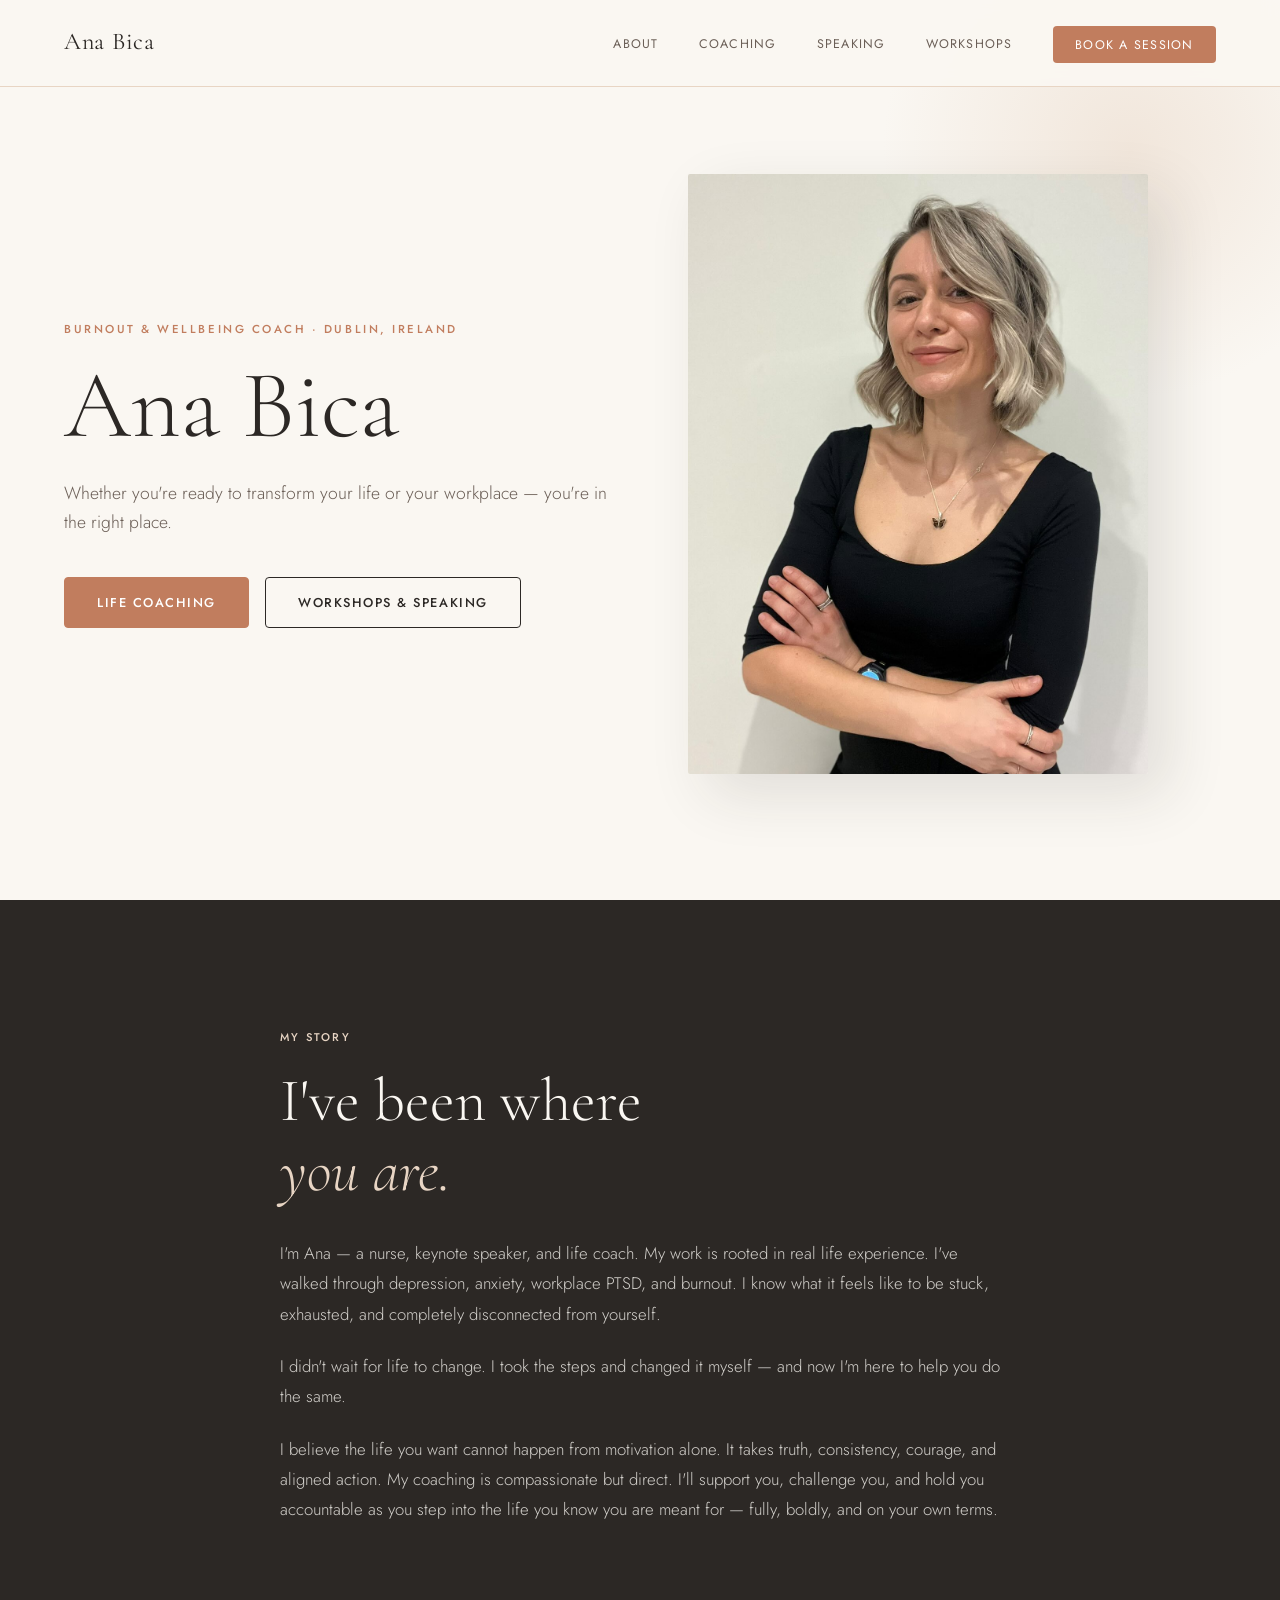
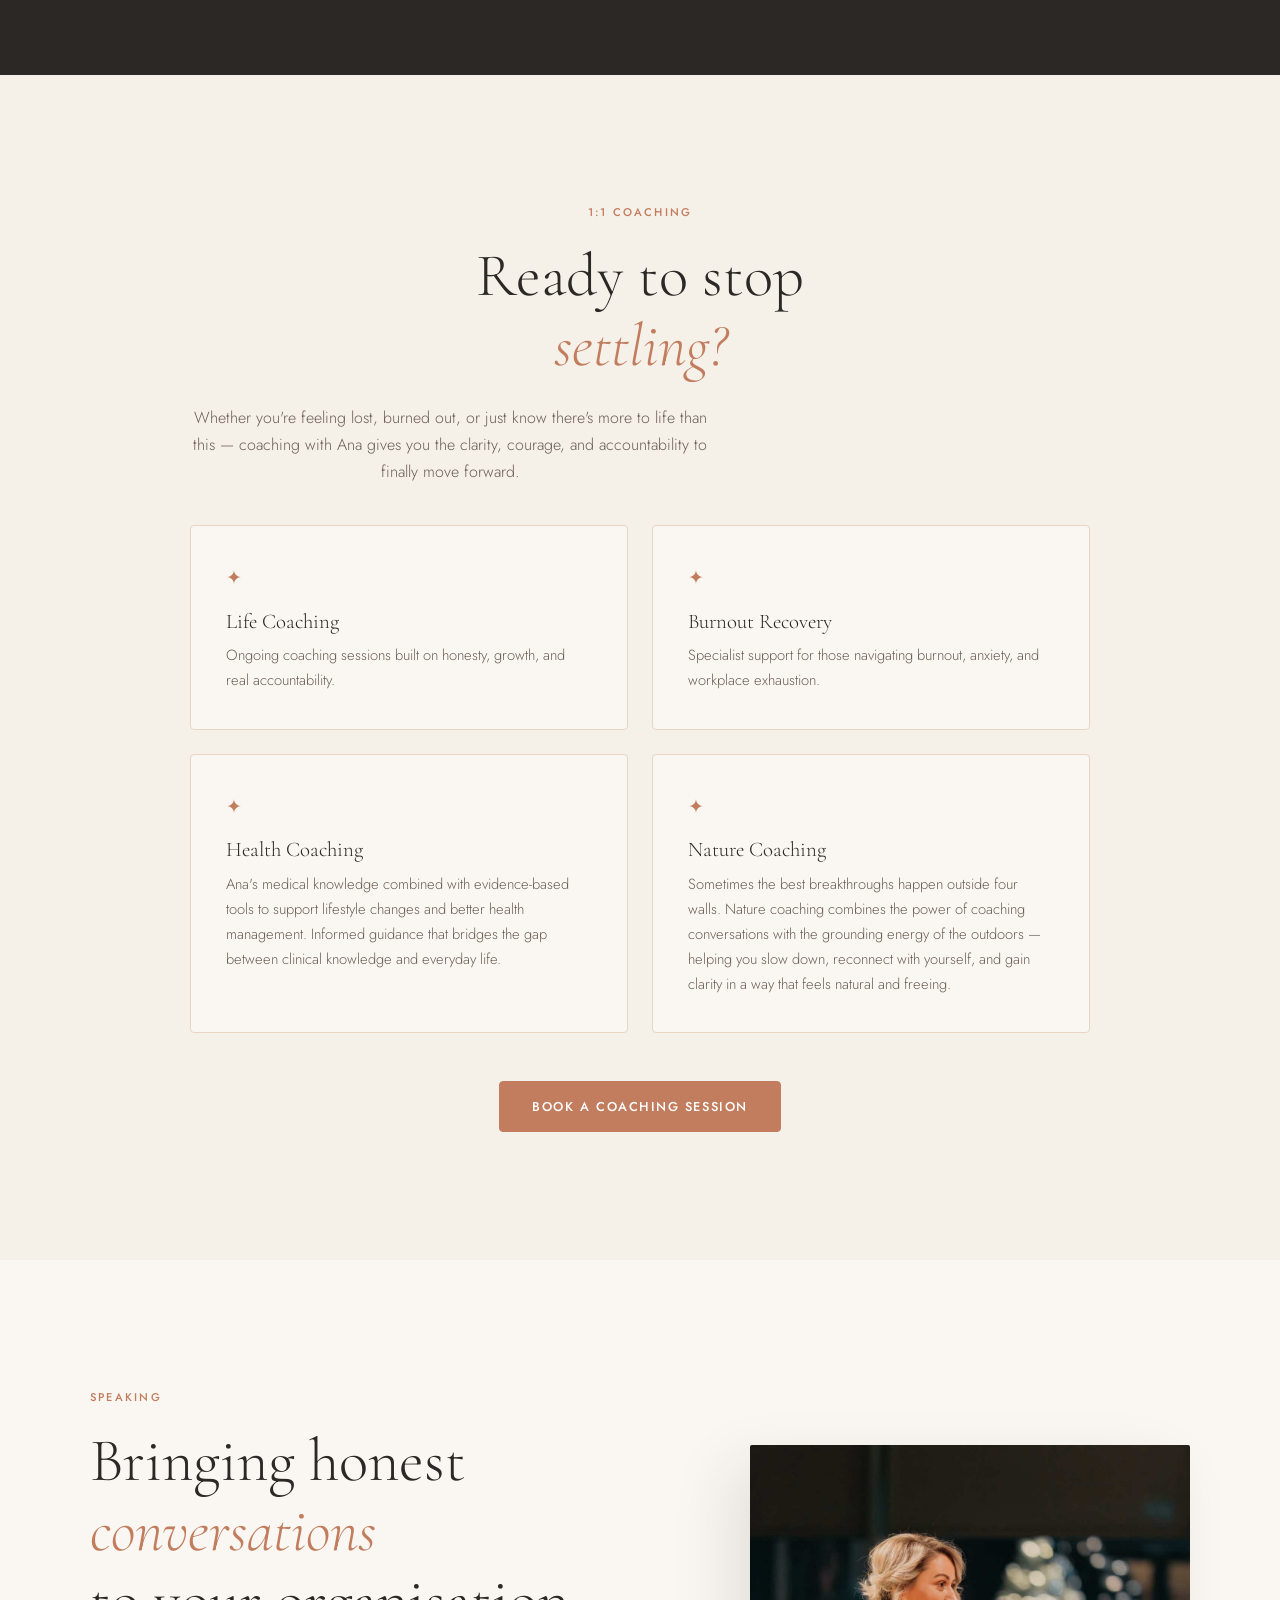
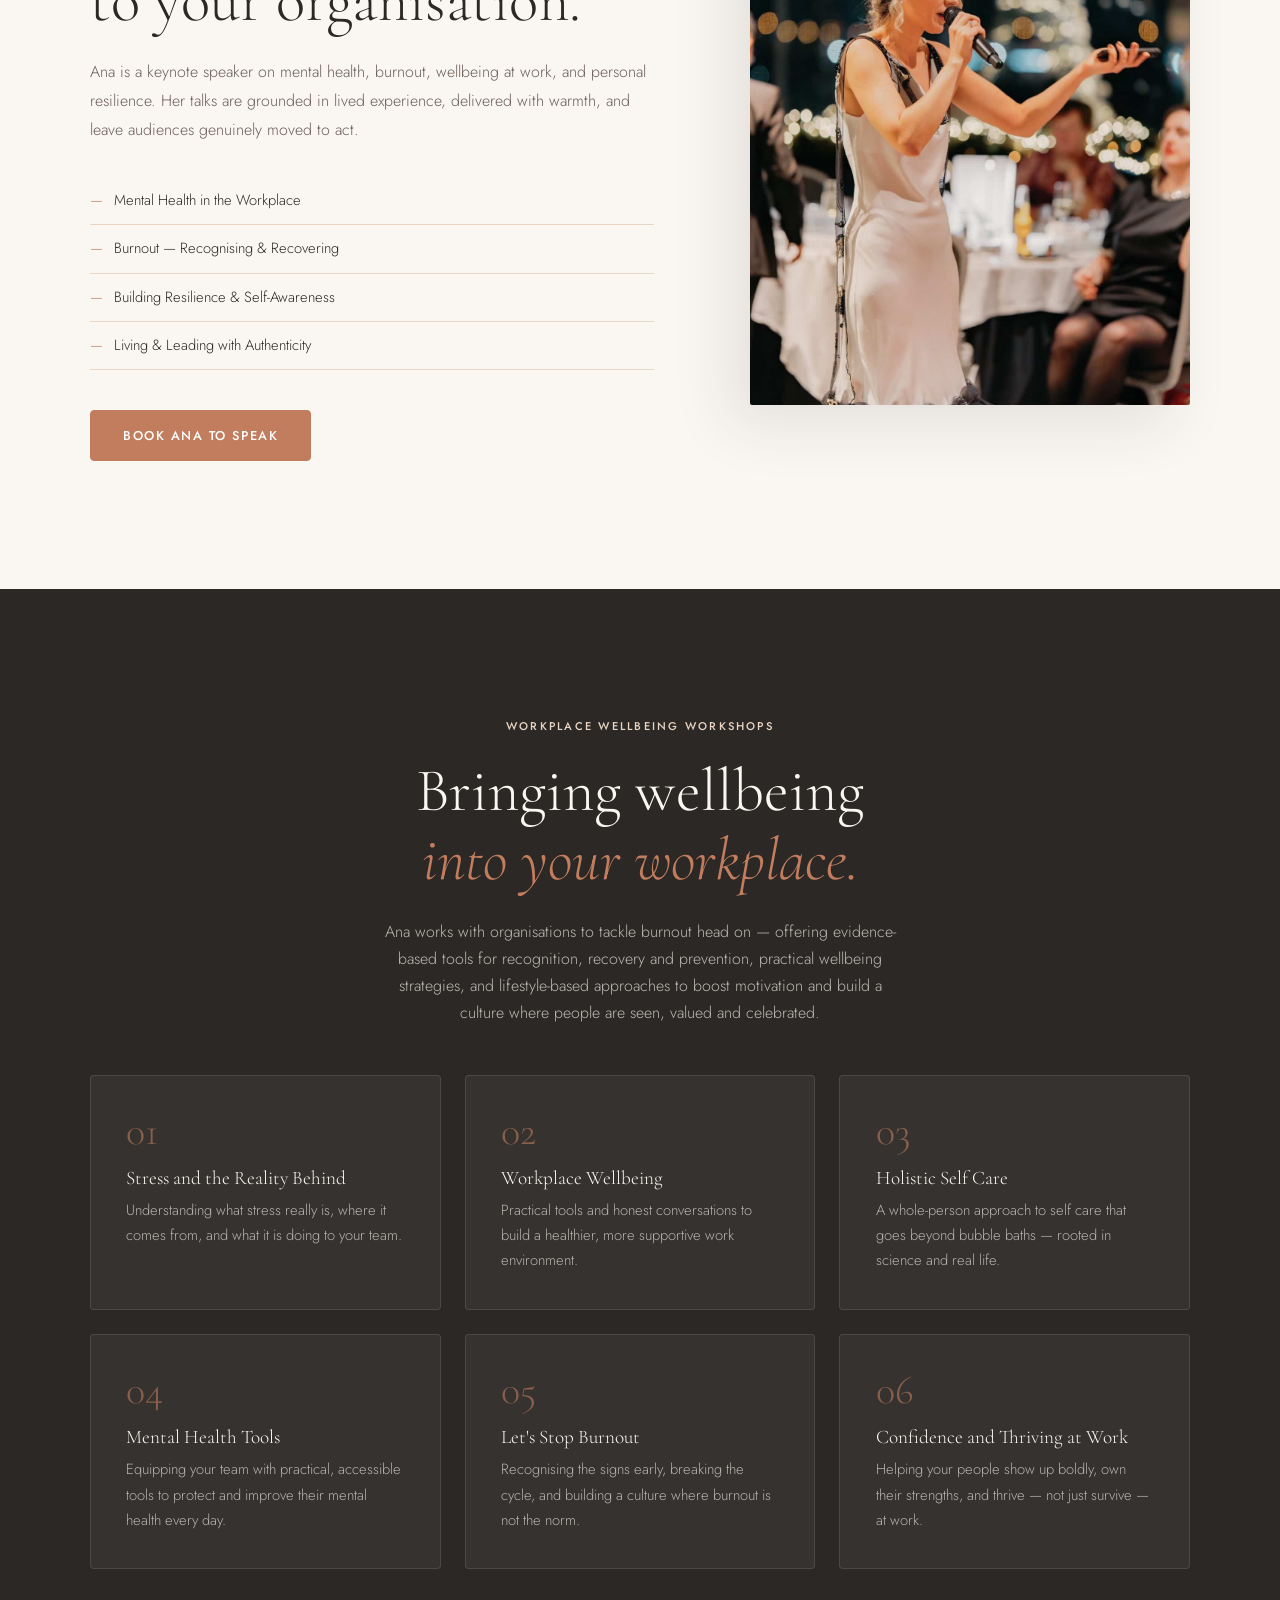
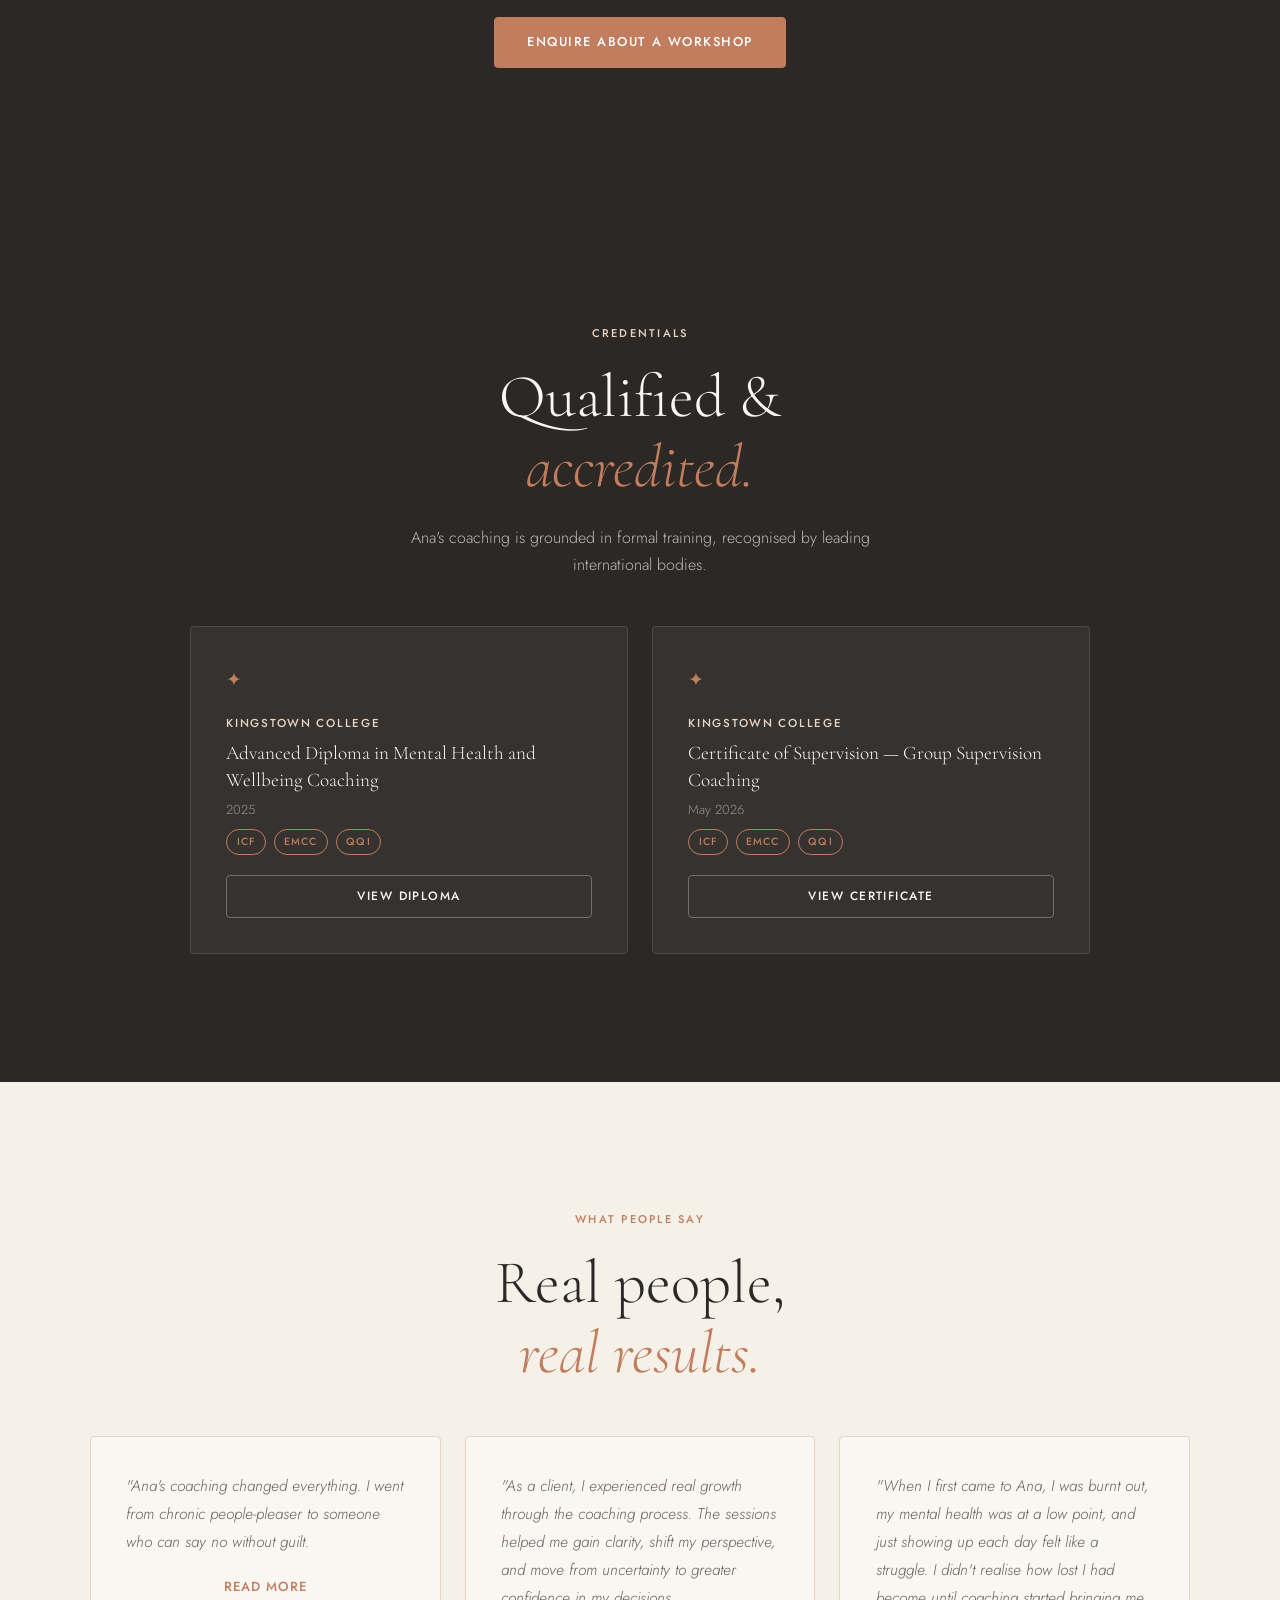
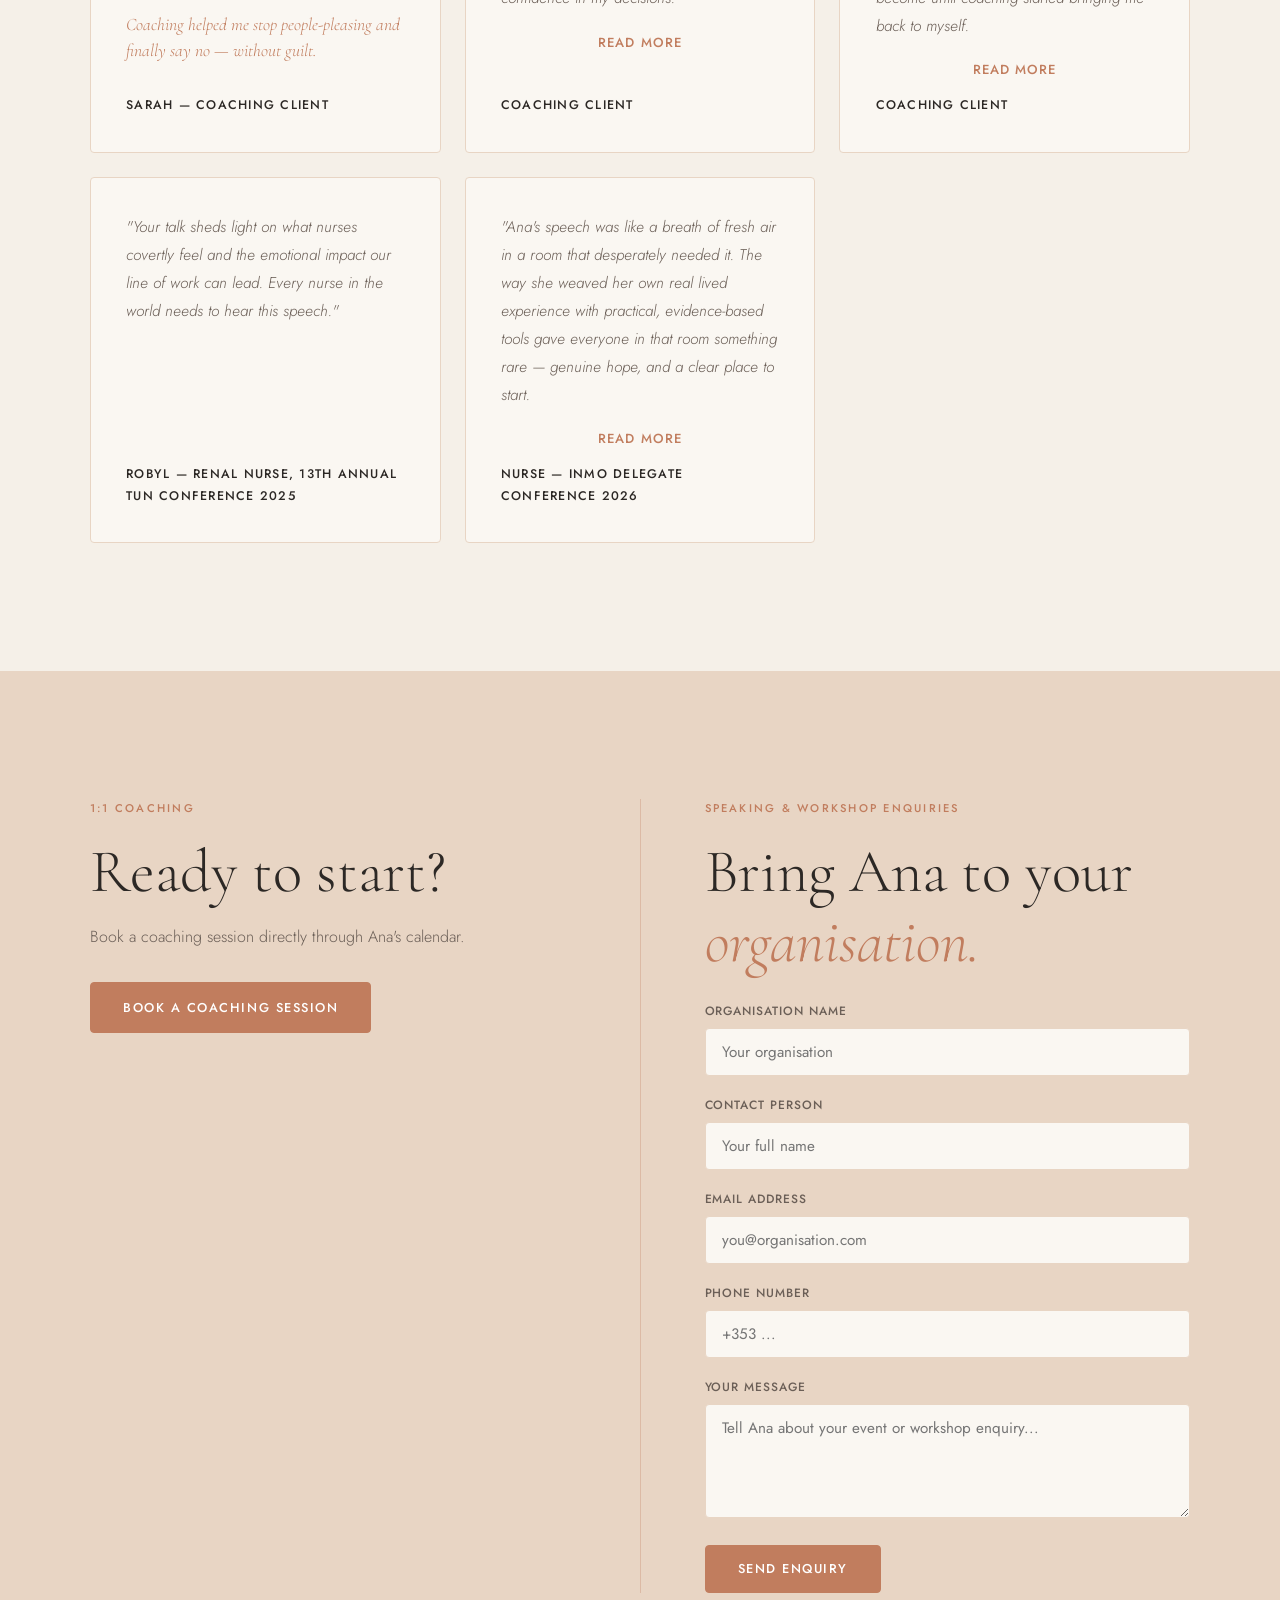
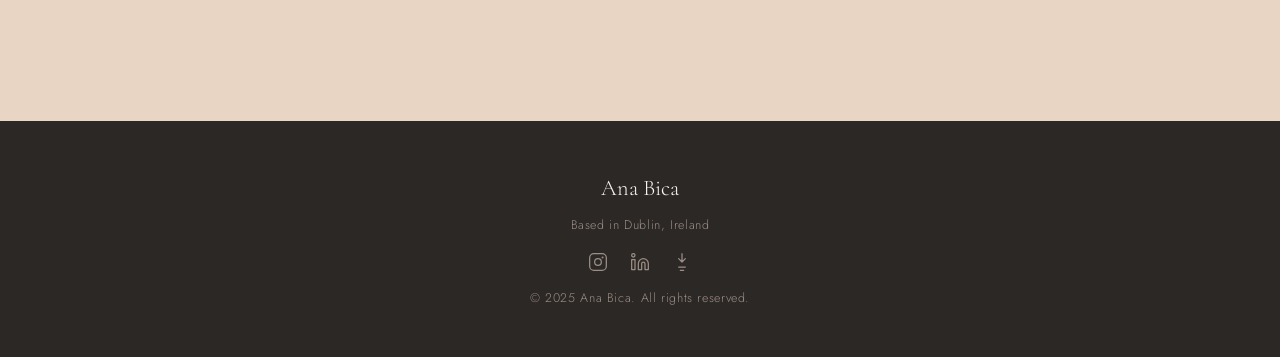
<file: index.html>
<!DOCTYPE html>
<html lang="en">
<head>
  <meta charset="UTF-8" />
  <meta name="viewport" content="width=device-width, initial-scale=1.0" />
  <title>Ana Bica | Life Coach & Keynote Speaker</title>
  <link rel="preconnect" href="https://fonts.googleapis.com" />
  <link rel="preconnect" href="https://fonts.gstatic.com" crossorigin />
  <link href="https://fonts.googleapis.com/css2?family=Cormorant+Garamond:ital,wght@0,300;0,400;0,600;1,300;1,400&family=Jost:wght@300;400;500&display=swap" rel="stylesheet" />
  <meta name="description" content="Ana Bica is a Burnout & Wellbeing Coach based in Dublin, Ireland. Offering life coaching, health coaching, nature coaching, burnout recovery, keynote speaking, and workplace wellbeing workshops." />
  <meta name="keywords" content="burnout coach Dublin, wellbeing coach Dublin, life coach Dublin, mental health coach Ireland, keynote speaker Ireland, workplace wellbeing workshops Dublin, health coaching Dublin, nature coaching Ireland, Ana Bica" />
  <meta name="author" content="Ana Bica" />
  <meta name="robots" content="index, follow" />
  <meta property="og:title" content="Burnout & Wellbeing Coach Dublin | Ana Bica" />
  <meta property="og:description" content="Whether you're ready to transform your life or your workplace — you're in the right place. Ana Bica is a Burnout & Wellbeing Coach, Keynote Speaker and Nurse based in Dublin, Ireland." />
  <meta property="og:url" content="https://www.getrealwithana.com" />
  <meta property="og:type" content="website" />
  <link rel="canonical" href="https://www.getrealwithana.com" />
  <link rel="stylesheet" href="style.css" />
</head>
<body>

  <!-- NAVIGATION -->
  <nav class="nav">
    <div class="nav__logo">Ana Bica</div>
    <ul class="nav__links">
      <li><a href="#about">About</a></li>
      <li><a href="#coaching">Coaching</a></li>
      <li><a href="#speaking">Speaking</a></li>
      <li><a href="#workshops">Workshops</a></li>
      <li><a href="#book" class="nav__cta">Book a Session</a></li>
    </ul>
    <button class="nav__hamburger" aria-label="Open menu">&#9776;</button>
  </nav>

  <!-- MOBILE MENU -->
  <div class="mobile-menu" id="mobileMenu">
    <button class="mobile-menu__close" aria-label="Close menu">&times;</button>
    <ul>
      <li><a href="#about">About</a></li>
      <li><a href="#coaching">Coaching</a></li>
      <li><a href="#speaking">Speaking</a></li>
      <li><a href="#workshops">Workshops</a></li>
      <li><a href="#book">Book a Session</a></li>
    </ul>
  </div>

  <!-- HERO -->
  <section class="hero">
    <div class="hero__content">
      <p class="hero__tagline">Burnout &amp; Wellbeing Coach · Dublin, Ireland</p>
      <h1 class="hero__name">Ana Bica</h1>
      <p class="hero__sub">Whether you're ready to transform your life or your workplace — you're in the right place.</p>
      <div class="hero__buttons">
        <a href="#coaching" class="btn btn--primary">Life Coaching</a>
        <a href="#speaking" class="btn btn--ghost">Workshops &amp; Speaking</a>
      </div>
    </div>
    <div class="hero__image-wrap">
      <img src="photo1.jpg" alt="Ana Bica Burnout and Wellbeing Coach Dublin" class="hero__image" />
    </div>
  </section>

  <!-- ABOUT -->
  <section class="about" id="about">
    <div class="about__inner">
      <div class="about__label">My Story</div>
      <h2 class="about__title">I've been where<br/><em>you are.</em></h2>
      <div class="about__body">
        <p>I'm Ana — a nurse, keynote speaker, and life coach. My work is rooted in real life experience. I've walked through depression, anxiety, workplace PTSD, and burnout. I know what it feels like to be stuck, exhausted, and completely disconnected from yourself.</p>
        <p>I didn't wait for life to change. I took the steps and changed it myself — and now I'm here to help you do the same.</p>
        <p>I believe the life you want cannot happen from motivation alone. It takes truth, consistency, courage, and aligned action. My coaching is compassionate but direct. I'll support you, challenge you, and hold you accountable as you step into the life you know you are meant for — fully, boldly, and on your own terms.</p>
      </div>
    </div>
  </section>

  <!-- COACHING -->
  <section class="coaching" id="coaching">
    <div class="coaching__inner">
      <div class="section-label">1:1 Coaching</div>
      <h2 class="section-title">Ready to stop<br/><em>settling?</em></h2>
      <p class="section-sub">Whether you're feeling lost, burned out, or just know there's more to life than this — coaching with Ana gives you the clarity, courage, and accountability to finally move forward.</p>
      <div class="cards">
        <div class="card">
          <div class="card__icon">✦</div>
          <h3>Life Coaching</h3>
          <p>Ongoing coaching sessions built on honesty, growth, and real accountability.</p>
        </div>
        <div class="card">
          <div class="card__icon">✦</div>
          <h3>Burnout Recovery</h3>
          <p>Specialist support for those navigating burnout, anxiety, and workplace exhaustion.</p>
        </div>
        <div class="card">
          <div class="card__icon">✦</div>
          <h3>Health Coaching</h3>
          <p>Ana's medical knowledge combined with evidence-based tools to support lifestyle changes and better health management. Informed guidance that bridges the gap between clinical knowledge and everyday life.</p>
        </div>
        <div class="card">
          <div class="card__icon">✦</div>
          <h3>Nature Coaching</h3>
          <p>Sometimes the best breakthroughs happen outside four walls. Nature coaching combines the power of coaching conversations with the grounding energy of the outdoors — helping you slow down, reconnect with yourself, and gain clarity in a way that feels natural and freeing.</p>
        </div>
      </div>
      <a href="#book" class="btn btn--primary">Book a Coaching Session</a>
    </div>
  </section>

  <!-- SPEAKING -->
  <section class="speaking" id="speaking">
    <div class="speaking__inner">
      <div class="speaking__text">
        <div class="section-label">Speaking</div>
        <h2 class="section-title">Bringing honest<br/><em>conversations</em><br/>to your organisation.</h2>
        <p>Ana is a keynote speaker on mental health, burnout, wellbeing at work, and personal resilience. Her talks are grounded in lived experience, delivered with warmth, and leave audiences genuinely moved to act.</p>
        <ul class="speaking__topics">
          <li>Mental Health in the Workplace</li>
          <li>Burnout — Recognising & Recovering</li>
          <li>Building Resilience & Self-Awareness</li>
          <li>Living & Leading with Authenticity</li>
        </ul>
        <a href="#book" class="btn btn--primary">Book Ana to Speak</a>
      </div>
      <div class="speaking__image-wrap">
        <img src="photo2.jpg" alt="Ana Bica Keynote Speaker on stage at event in Ireland" class="speaking__image" />
      </div>
    </div>
  </section>



  <!-- WORKSHOPS -->
  <section class="workshops" id="workshops">
    <div class="workshops__inner">
      <div class="section-label">Workplace Wellbeing Workshops</div>
      <h2 class="section-title">Bringing wellbeing<br/><em>into your workplace.</em></h2>
      <p class="section-sub">Ana works with organisations to tackle burnout head on — offering evidence-based tools for recognition, recovery and prevention, practical wellbeing strategies, and lifestyle-based approaches to boost motivation and build a culture where people are seen, valued and celebrated.</p>
      <div class="workshops__grid">

        <div class="workshop-card">
          <div class="workshop-card__number">01</div>
          <h3>Stress and the Reality Behind</h3>
          <p>Understanding what stress really is, where it comes from, and what it is doing to your team.</p>
        </div>

        <div class="workshop-card">
          <div class="workshop-card__number">02</div>
          <h3>Workplace Wellbeing</h3>
          <p>Practical tools and honest conversations to build a healthier, more supportive work environment.</p>
        </div>

        <div class="workshop-card">
          <div class="workshop-card__number">03</div>
          <h3>Holistic Self Care</h3>
          <p>A whole-person approach to self care that goes beyond bubble baths — rooted in science and real life.</p>
        </div>

        <div class="workshop-card">
          <div class="workshop-card__number">04</div>
          <h3>Mental Health Tools</h3>
          <p>Equipping your team with practical, accessible tools to protect and improve their mental health every day.</p>
        </div>

        <div class="workshop-card">
          <div class="workshop-card__number">05</div>
          <h3>Let's Stop Burnout</h3>
          <p>Recognising the signs early, breaking the cycle, and building a culture where burnout is not the norm.</p>
        </div>

        <div class="workshop-card">
          <div class="workshop-card__number">06</div>
          <h3>Confidence and Thriving at Work</h3>
          <p>Helping your people show up boldly, own their strengths, and thrive — not just survive — at work.</p>
        </div>

      </div>
      <a href="#book" class="btn btn--primary">Enquire About a Workshop</a>
    </div>
  </section>

  <!-- CREDENTIALS -->
  <section class="credentials" id="credentials">
    <div class="credentials__inner">
      <div class="section-label">Credentials</div>
      <h2 class="section-title">Qualified &amp;<br/><em>accredited.</em></h2>
      <p class="section-sub">Ana's coaching is grounded in formal training, recognised by leading international bodies.</p>
      <div class="credentials__grid">

        <div class="credential">
          <div class="credential__icon">✦</div>
          <div class="credential__body">
            <p class="credential__institution">Kingstown College</p>
            <h3 class="credential__title">Advanced Diploma in Mental Health and Wellbeing Coaching</h3>
            <p class="credential__year">2025</p>
            <div class="credential__badges">
              <span class="badge">ICF</span>
              <span class="badge">EMCC</span>
              <span class="badge">QQI</span>
            </div>
          </div>
          <a href="ana_maria_bica_diploma_mhwb_2025.pdf" target="_blank" class="btn btn--ghost credential__btn">View Diploma</a>
        </div>

        <div class="credential">
          <div class="credential__icon">✦</div>
          <div class="credential__body">
            <p class="credential__institution">Kingstown College</p>
            <h3 class="credential__title">Certificate of Supervision — Group Supervision Coaching</h3>
            <p class="credential__year">May 2026</p>
            <div class="credential__badges">
              <span class="badge">ICF</span>
              <span class="badge">EMCC</span>
              <span class="badge">QQI</span>
            </div>
          </div>
          <a href="Supervision_Cert.pdf" target="_blank" class="btn btn--ghost credential__btn">View Certificate</a>
        </div>

      </div>
    </div>
  </section>

  <!-- TESTIMONIALS -->
  <section class="testimonials" id="testimonials">
    <div class="testimonials__inner">
      <div class="section-label">What People Say</div>
      <h2 class="section-title">Real people,<br/><em>real results.</em></h2>
      <div class="testimonials__grid">

        <!-- Coaching Testimonials -->
        <div class="testimonial">
          <p class="testimonial__quote"><span class="testimonial__preview">"Ana's coaching changed everything. I went from chronic people-pleaser to someone who can say no without guilt.</span><span class="testimonial__rest" style="display:none"> Her values matrix brought clarity I still use today and the impact quietly spread to my career and fitness mindset too. Go in with the right intentions and give it time. You'll surprise yourself."</span></p>
          <button class="testimonial__toggle">Read more</button>
          <p class="testimonial__highlight">Coaching helped me stop people-pleasing and finally say no — without guilt.</p>
          <p class="testimonial__author">Sarah &mdash; Coaching Client</p>
        </div>

        <div class="testimonial">
          <p class="testimonial__quote"><span class="testimonial__preview">"As a client, I experienced real growth through the coaching process. The sessions helped me gain clarity, shift my perspective, and move from uncertainty to greater confidence in my decisions.</span><span class="testimonial__rest" style="display:none"> I became more aware of my strengths and felt better equipped to take next steps. Overall, the experience was very positive and genuinely transformative. Highly recommend it!"</span></p>
          <button class="testimonial__toggle">Read more</button>
          <p class="testimonial__author">Coaching Client</p>
        </div>

        <div class="testimonial">
          <p class="testimonial__quote"><span class="testimonial__preview">"When I first came to Ana, I was burnt out, my mental health was at a low point, and just showing up each day felt like a struggle. I didn't realise how lost I had become until coaching started bringing me back to myself.</span><span class="testimonial__rest" style="display:none"> Through consistent work — shifting identity, unpacking limiting beliefs, and getting clear on my values — I began to rediscover a side of myself I never knew existed. My mental health improved, I started showing up for myself again, and I finally found the courage to go after things I'd always wanted but never dared to try. Today my wellbeing is in a completely different place. I can see the next steps in my life clearly for the first time in a long time. Ana's sessions weren't about fixing me — they were about navigating the difficulties that got in the way and finding my way back to who I really am."</span></p>
          <button class="testimonial__toggle">Read more</button>
          <p class="testimonial__author">Coaching Client</p>
        </div>

        <!-- Speaking Testimonials -->
        <div class="testimonial">
          <p class="testimonial__quote">"Your talk sheds light on what nurses covertly feel and the emotional impact our line of work can lead. Every nurse in the world needs to hear this speech."</p>
          <p class="testimonial__author">Robyl &mdash; Renal Nurse, 13th Annual TUN Conference 2025</p>
        </div>

        <div class="testimonial">
          <p class="testimonial__quote"><span class="testimonial__preview">"Ana's speech was like a breath of fresh air in a room that desperately needed it. The way she weaved her own real lived experience with practical, evidence-based tools gave everyone in that room something rare — genuine hope, and a clear place to start.</span><span class="testimonial__rest" style="display:none"> What set it apart was the live demonstration of the tools during the talk itself. It wasn't just information delivered from a stage, it was an experience. You left feeling more human, more energised, and with plenty to sit with long after it ended. For any organisation looking to spark real conversations around mental health and wellbeing, Ana brings something that goes far beyond a standard keynote. She reminds every person in that room that looking after yourself isn't a luxury — it's necessary. Inspiring, impactful, and unlike anything I've heard before."</span></p>
          <button class="testimonial__toggle">Read more</button>
          <p class="testimonial__author">Nurse &mdash; INMO Delegate Conference 2026</p>
        </div>

      </div>
    </div>
  </section>

  <!-- BOOKING -->
  <section class="book" id="book">
    <div class="book__inner">

      <!-- Coaching -->
      <div class="book__half">
        <div class="section-label">1:1 Coaching</div>
        <h2 class="section-title">Ready to start?</h2>
        <p class="section-sub">Book a coaching session directly through Ana's calendar.</p>
        <a href="https://calendly.com/getrealwithana" target="_blank" class="btn btn--primary">Book a Coaching Session</a>
      </div>

      <div class="book__divider"></div>

      <!-- Speaking Enquiry Form -->
      <div class="book__half">
        <div class="section-label">Speaking &amp; Workshop Enquiries</div>
        <h2 class="section-title">Bring Ana to your<br/><em>organisation.</em></h2>
        <form class="enquiry-form" action="https://formspree.io/f/mdawrnan" method="POST">
          <div class="form-group">
            <label for="org">Organisation Name</label>
            <input type="text" id="org" name="organisation" placeholder="Your organisation" required />
          </div>
          <div class="form-group">
            <label for="contact">Contact Person</label>
            <input type="text" id="contact" name="contact_person" placeholder="Your full name" required />
          </div>
          <div class="form-group">
            <label for="email">Email Address</label>
            <input type="email" id="email" name="email" placeholder="you@organisation.com" required />
          </div>
          <div class="form-group">
            <label for="phone">Phone Number</label>
            <input type="tel" id="phone" name="phone" placeholder="+353 ..." />
          </div>
          <div class="form-group">
            <label for="message">Your Message</label>
            <textarea id="message" name="message" rows="4" placeholder="Tell Ana about your event or workshop enquiry..." required></textarea>
          </div>
          <button type="submit" class="btn btn--primary">Send Enquiry</button>
        </form>
      </div>

    </div>
  </section>

  <!-- FOOTER -->
  <footer class="footer">
    <div class="footer__inner">
      <p class="footer__name">Ana Bica</p>
      <p class="footer__location">Based in Dublin, Ireland</p>
      <div class="footer__social">
        <a href="https://www.instagram.com/getrealwithana" target="_blank" aria-label="Instagram">
          <svg xmlns="http://www.w3.org/2000/svg" width="20" height="20" viewBox="0 0 24 24" fill="none" stroke="currentColor" stroke-width="1.5" stroke-linecap="round" stroke-linejoin="round"><rect x="2" y="2" width="20" height="20" rx="5" ry="5"/><circle cx="12" cy="12" r="4"/><circle cx="17.5" cy="6.5" r="0.5" fill="currentColor"/></svg>
        </a>
        <a href="https://www.linkedin.com/in/ana-bica-565568327/" target="_blank" aria-label="LinkedIn">
          <svg xmlns="http://www.w3.org/2000/svg" width="20" height="20" viewBox="0 0 24 24" fill="none" stroke="currentColor" stroke-width="1.5" stroke-linecap="round" stroke-linejoin="round"><path d="M16 8a6 6 0 0 1 6 6v7h-4v-7a2 2 0 0 0-2-2 2 2 0 0 0-2 2v7h-4v-7a6 6 0 0 1 6-6z"/><rect x="2" y="9" width="4" height="12"/><circle cx="4" cy="4" r="2"/></svg>
        </a>
        <a href="https://linktr.ee/anabica" target="_blank" aria-label="Linktree">
          <svg xmlns="http://www.w3.org/2000/svg" width="20" height="20" viewBox="0 0 24 24" fill="none" stroke="currentColor" stroke-width="1.5" stroke-linecap="round" stroke-linejoin="round"><path d="M12 2v10m0 0l-4-4m4 4l4-4M8 18h8M10 22h4"/></svg>
        </a>
      </div>
      <p class="footer__copy">© 2025 Ana Bica. All rights reserved.</p>
    </div>
  </footer>

  <script src="script.js"></script>
</body>
</html>
</file>
<file: style.css>
/* =====================
   CSS VARIABLES
   ===================== */
:root {
  --cream: #faf7f2;
  --warm-white: #f5f0e8;
  --blush: #e8d5c4;
  --terracotta: #c17d5e;
  --terracotta-dark: #a3623f;
  --charcoal: #2c2825;
  --mid: #6b5f57;
  --light-text: #9c8e86;
  --font-display: 'Cormorant Garamond', Georgia, serif;
  --font-body: 'Jost', sans-serif;
  --radius: 4px;
  --transition: 0.3s ease;
}

/* =====================
   RESET & BASE
   ===================== */
*, *::before, *::after {
  box-sizing: border-box;
  margin: 0;
  padding: 0;
}

html {
  scroll-behavior: smooth;
}

body {
  background-color: var(--cream);
  color: var(--charcoal);
  font-family: var(--font-body);
  font-weight: 300;
  line-height: 1.7;
  overflow-x: hidden;
}

img {
  max-width: 100%;
  display: block;
}

a {
  text-decoration: none;
  color: inherit;
}

ul {
  list-style: none;
}

/* =====================
   TYPOGRAPHY
   ===================== */
h1, h2, h3 {
  font-family: var(--font-display);
  font-weight: 300;
  line-height: 1.15;
}

em {
  font-style: italic;
  color: var(--terracotta);
}

.section-label {
  font-family: var(--font-body);
  font-size: 0.7rem;
  font-weight: 500;
  letter-spacing: 0.2em;
  text-transform: uppercase;
  color: var(--terracotta);
  margin-bottom: 1.2rem;
}

.section-title {
  font-size: clamp(2.4rem, 5vw, 3.8rem);
  margin-bottom: 1.4rem;
  color: var(--charcoal);
}

.section-sub {
  font-size: 1rem;
  color: var(--mid);
  max-width: 520px;
  margin-bottom: 2.5rem;
}

/* =====================
   BUTTONS
   ===================== */
.btn {
  display: inline-block;
  padding: 0.85rem 2rem;
  font-family: var(--font-body);
  font-size: 0.8rem;
  font-weight: 500;
  letter-spacing: 0.12em;
  text-transform: uppercase;
  border-radius: var(--radius);
  transition: all var(--transition);
  cursor: pointer;
}

.btn--primary {
  background-color: var(--terracotta);
  color: #fff;
  border: 1.5px solid var(--terracotta);
}

.btn--primary:hover {
  background-color: var(--terracotta-dark);
  border-color: var(--terracotta-dark);
}

.btn--ghost {
  background-color: transparent;
  color: var(--charcoal);
  border: 1.5px solid var(--charcoal);
}

.btn--ghost:hover {
  background-color: var(--charcoal);
  color: var(--cream);
}

/* =====================
   NAVIGATION
   ===================== */
.nav {
  position: fixed;
  top: 0;
  left: 0;
  right: 0;
  z-index: 100;
  display: flex;
  align-items: center;
  justify-content: space-between;
  padding: 1.4rem 5%;
  background-color: rgba(250, 247, 242, 0.95);
  backdrop-filter: blur(8px);
  border-bottom: 1px solid var(--blush);
  transition: box-shadow var(--transition);
}

.nav.scrolled {
  box-shadow: 0 2px 20px rgba(44, 40, 37, 0.08);
}

.nav__logo {
  font-family: var(--font-display);
  font-size: 1.5rem;
  font-weight: 400;
  color: var(--charcoal);
  letter-spacing: 0.03em;
}

.nav__links {
  display: flex;
  align-items: center;
  gap: 2.5rem;
}

.nav__links a {
  font-size: 0.78rem;
  font-weight: 400;
  letter-spacing: 0.1em;
  text-transform: uppercase;
  color: var(--mid);
  transition: color var(--transition);
}

.nav__links a:hover {
  color: var(--terracotta);
}

.nav__cta {
  background-color: var(--terracotta) !important;
  color: #fff !important;
  padding: 0.6rem 1.4rem;
  border-radius: var(--radius);
}

.nav__cta:hover {
  background-color: var(--terracotta-dark) !important;
}

.nav__hamburger {
  display: none;
  background: none;
  border: none;
  font-size: 1.5rem;
  cursor: pointer;
  color: var(--charcoal);
}

/* =====================
   MOBILE MENU
   ===================== */
.mobile-menu {
  display: none;
  position: fixed;
  inset: 0;
  background-color: var(--cream);
  z-index: 200;
  flex-direction: column;
  align-items: center;
  justify-content: center;
  gap: 2rem;
}

.mobile-menu.open {
  display: flex;
}

.mobile-menu__close {
  position: absolute;
  top: 1.5rem;
  right: 5%;
  font-size: 2rem;
  background: none;
  border: none;
  cursor: pointer;
  color: var(--charcoal);
}

.mobile-menu ul {
  display: flex;
  flex-direction: column;
  align-items: center;
  gap: 2rem;
}

.mobile-menu a {
  font-family: var(--font-display);
  font-size: 2rem;
  color: var(--charcoal);
}

/* =====================
   HERO
   ===================== */
.hero {
  min-height: 100vh;
  display: flex;
  align-items: center;
  padding: 8rem 5% 5rem;
  gap: 4rem;
  background-color: var(--cream);
  position: relative;
  overflow: hidden;
}

.hero::before {
  content: '';
  position: absolute;
  top: -100px;
  right: -100px;
  width: 500px;
  height: 500px;
  background: radial-gradient(circle, var(--blush) 0%, transparent 70%);
  opacity: 0.5;
  pointer-events: none;
}

.hero__content {
  flex: 1;
  max-width: 560px;
  animation: fadeUp 0.9s ease both;
}

.hero__tagline {
  font-size: 0.72rem;
  font-weight: 500;
  letter-spacing: 0.22em;
  text-transform: uppercase;
  color: var(--terracotta);
  margin-bottom: 1rem;
}

.hero__name {
  font-size: clamp(3.5rem, 8vw, 6rem);
  font-weight: 300;
  color: var(--charcoal);
  line-height: 1.05;
  margin-bottom: 1.4rem;
}

.hero__sub {
  font-size: 1.1rem;
  color: var(--mid);
  margin-bottom: 2.5rem;
  line-height: 1.65;
}

.hero__buttons {
  display: flex;
  gap: 1rem;
  flex-wrap: wrap;
}

.hero__image-wrap {
  flex: 1;
  max-width: 460px;
  animation: fadeIn 1.1s ease both 0.2s;
}

.hero__image {
  width: 100%;
  height: 600px;
  object-fit: cover;
  object-position: top;
  border-radius: 2px;
  box-shadow: 20px 20px 60px rgba(44, 40, 37, 0.12);
}

/* =====================
   ABOUT
   ===================== */
.about {
  background-color: var(--charcoal);
  color: var(--cream);
  padding: 8rem 5%;
}

.about__inner {
  max-width: 720px;
  margin: 0 auto;
}

.about__label {
  font-family: var(--font-body);
  font-size: 0.7rem;
  font-weight: 500;
  letter-spacing: 0.2em;
  text-transform: uppercase;
  color: var(--blush);
  margin-bottom: 1.2rem;
}

.about__title {
  font-size: clamp(2.4rem, 5vw, 3.8rem);
  color: var(--cream);
  margin-bottom: 2rem;
}

.about__title em {
  color: var(--blush);
}

.about__body p {
  color: rgba(250, 247, 242, 0.8);
  font-size: 1.05rem;
  margin-bottom: 1.4rem;
  line-height: 1.8;
}

/* =====================
   COACHING
   ===================== */
.coaching {
  background-color: var(--warm-white);
  padding: 8rem 5%;
  text-align: center;
}

.coaching__inner {
  max-width: 900px;
  margin: 0 auto;
}

.cards {
  display: grid;
  grid-template-columns: repeat(2, 1fr);
  gap: 1.5rem;
  margin-bottom: 3rem;
  text-align: left;
}

.card {
  background-color: var(--cream);
  padding: 2.2rem;
  border-radius: var(--radius);
  border: 1px solid var(--blush);
  transition: transform var(--transition), box-shadow var(--transition);
  display: flex;
  flex-direction: column;
}

.card:hover {
  transform: translateY(-4px);
  box-shadow: 0 12px 30px rgba(44, 40, 37, 0.08);
}

.card__icon {
  color: var(--terracotta);
  font-size: 1.2rem;
  margin-bottom: 1rem;
}

.card h3 {
  font-size: 1.3rem;
  margin-bottom: 0.6rem;
  color: var(--charcoal);
}

.card p {
  font-size: 0.92rem;
  color: var(--mid);
  line-height: 1.7;
  flex: 1;
}

/* =====================
   SPEAKING
   ===================== */
.speaking {
  background-color: var(--cream);
  padding: 8rem 5%;
}

.speaking__inner {
  max-width: 1100px;
  margin: 0 auto;
  display: flex;
  align-items: center;
  gap: 6rem;
}

.speaking__text {
  flex: 1;
}

.speaking__text p {
  color: var(--mid);
  font-size: 1rem;
  margin-bottom: 2rem;
  line-height: 1.8;
}

.speaking__topics {
  margin-bottom: 2.5rem;
}

.speaking__topics li {
  padding: 0.7rem 0;
  border-bottom: 1px solid var(--blush);
  font-size: 0.92rem;
  color: var(--charcoal);
  display: flex;
  align-items: center;
  gap: 0.7rem;
}

.speaking__topics li::before {
  content: '—';
  color: var(--terracotta);
  flex-shrink: 0;
}

.speaking__image-wrap {
  flex: 1;
  max-width: 440px;
}

.speaking__image {
  width: 100%;
  height: 560px;
  object-fit: cover;
  object-position: top;
  border-radius: 2px;
  box-shadow: -20px 20px 60px rgba(44, 40, 37, 0.1);
}

/* =====================
   BOOKING
   ===================== */
.book {
  background-color: var(--blush);
  padding: 8rem 5%;
}

.book__inner {
  max-width: 1100px;
  margin: 0 auto;
  display: flex;
  align-items: flex-start;
  gap: 4rem;
}

.book__half {
  flex: 1;
}

.book__half .section-title {
  color: var(--charcoal);
  margin-bottom: 1rem;
}

.book__half .section-sub {
  margin-bottom: 2rem;
}

.book__divider {
  width: 1px;
  background-color: var(--terracotta);
  opacity: 0.3;
  align-self: stretch;
  min-height: 400px;
}

/* =====================
   ENQUIRY FORM
   ===================== */
.enquiry-form {
  display: flex;
  flex-direction: column;
  gap: 1.2rem;
  margin-top: 1.5rem;
}

.form-group {
  display: flex;
  flex-direction: column;
  gap: 0.4rem;
}

.form-group label {
  font-size: 0.75rem;
  font-weight: 500;
  letter-spacing: 0.08em;
  text-transform: uppercase;
  color: var(--mid);
}

.form-group input,
.form-group textarea {
  background-color: var(--cream);
  border: 1px solid var(--blush);
  border-radius: var(--radius);
  padding: 0.75rem 1rem;
  font-family: var(--font-body);
  font-size: 0.95rem;
  color: var(--charcoal);
  outline: none;
  transition: border-color var(--transition);
  width: 100%;
}

.form-group input:focus,
.form-group textarea:focus {
  border-color: var(--terracotta);
}

.form-group textarea {
  resize: vertical;
}

.enquiry-form .btn {
  align-self: flex-start;
  margin-top: 0.5rem;
}

/* =====================
   FOOTER
   ===================== */
.footer {
  background-color: var(--charcoal);
  padding: 3rem 5%;
  text-align: center;
}

.footer__name {
  font-family: var(--font-display);
  font-size: 1.4rem;
  color: var(--cream);
  margin-bottom: 0.5rem;
}

.footer__copy {
  font-size: 0.78rem;
  color: var(--light-text);
  letter-spacing: 0.05em;
}

/* =====================
   ANIMATIONS
   ===================== */
@keyframes fadeUp {
  from {
    opacity: 0;
    transform: translateY(24px);
  }
  to {
    opacity: 1;
    transform: translateY(0);
  }
}

@keyframes fadeIn {
  from { opacity: 0; }
  to { opacity: 1; }
}

/* =====================
   RESPONSIVE
   ===================== */

/* Tablet & below */
@media (max-width: 900px) {

  .nav {
    padding: 1.1rem 5%;
  }

  .nav__links {
    display: none;
  }

  .nav__hamburger {
    display: block;
  }

  .hero {
    flex-direction: column;
    text-align: center;
    padding: 7rem 5% 4rem;
    gap: 2.5rem;
    min-height: auto;
  }

  .hero__content {
    max-width: 100%;
  }

  .hero__buttons {
    justify-content: center;
  }

  .hero__image-wrap {
    max-width: 100%;
  }

  .hero__image {
    height: 420px;
  }

  .about {
    padding: 5rem 5%;
  }

  .coaching {
    padding: 5rem 5%;
  }

  .speaking {
    padding: 5rem 5%;
  }

  .speaking__inner {
    flex-direction: column-reverse;
    gap: 3rem;
  }

  .speaking__image-wrap {
    max-width: 100%;
  }

  .speaking__image {
    height: 380px;
  }

  .book {
    padding: 5rem 5%;
  }

  .book__inner {
    flex-direction: column;
    gap: 3rem;
  }

  .book__divider {
    width: 100%;
    min-height: 1px;
    height: 1px;
  }
}

/* Mobile only */
@media (max-width: 600px) {

  .nav {
    padding: 1rem 5%;
  }

  .nav__logo {
    font-size: 1.3rem;
  }

  .hero {
    padding: 6rem 5% 3.5rem;
    gap: 2rem;
  }

  .hero__tagline {
    font-size: 0.65rem;
  }

  .hero__sub {
    font-size: 1rem;
  }

  .hero__image {
    height: 320px;
  }

  .hero__buttons {
    flex-direction: column;
    align-items: center;
    width: 100%;
  }

  .hero__buttons .btn {
    width: 100%;
    text-align: center;
  }

  .about {
    padding: 4rem 5%;
  }

  .about__body p {
    font-size: 0.97rem;
  }

  .coaching {
    padding: 4rem 5%;
  }

  .cards {
    grid-template-columns: 1fr;
  }

  .card {
    min-height: auto;
  }

  .card {
    padding: 1.8rem;
  }

  .coaching .btn {
    width: 100%;
    text-align: center;
  }

  .speaking {
    padding: 4rem 5%;
  }

  .speaking__image {
    height: 280px;
  }

  .speaking__text p {
    font-size: 0.95rem;
  }

  .speaking__text .btn {
    width: 100%;
    text-align: center;
  }

  .book {
    padding: 4rem 5%;
  }

  .book__half .btn {
    width: 100%;
    text-align: center;
  }

  .enquiry-form .btn {
    width: 100%;
    text-align: center;
    align-self: stretch;
  }

  .form-group input,
  .form-group textarea {
    font-size: 1rem;
    padding: 0.85rem 1rem;
  }

  .footer {
    padding: 2.5rem 5%;
  }
}

/* =====================
   SOCIAL ICONS
   ===================== */
.footer__social {
  display: flex;
  gap: 1.4rem;
  justify-content: center;
  margin: 1rem 0;
}

.footer__social a {
  color: var(--light-text);
  transition: color var(--transition);
  display: flex;
  align-items: center;
}

.footer__social a:hover {
  color: var(--blush);
}

/* =====================
   TESTIMONIALS
   ===================== */
.testimonials {
  background-color: var(--warm-white);
  padding: 8rem 5%;
  text-align: center;
}

.testimonials__inner {
  max-width: 1100px;
  margin: 0 auto;
}

.testimonials__grid {
  display: grid;
  grid-template-columns: repeat(auto-fit, minmax(260px, 1fr));
  gap: 1.5rem;
  margin-top: 3rem;
  text-align: left;
}

.testimonial {
  background-color: var(--cream);
  border: 1px solid var(--blush);
  border-radius: var(--radius);
  padding: 2.2rem;
  display: flex;
  flex-direction: column;
  gap: 1rem;
  transition: transform var(--transition), box-shadow var(--transition);
}

.testimonial:hover {
  transform: translateY(-4px);
  box-shadow: 0 12px 30px rgba(44, 40, 37, 0.08);
}

.testimonial__quote {
  font-size: 0.97rem;
  color: var(--mid);
  line-height: 1.8;
  font-style: italic;
}

.testimonial__highlight {
  font-family: var(--font-display);
  font-size: 1.1rem;
  color: var(--terracotta);
  font-style: italic;
  line-height: 1.5;
}

.testimonial__author {
  font-size: 0.78rem;
  font-weight: 500;
  letter-spacing: 0.1em;
  text-transform: uppercase;
  color: var(--charcoal);
  margin-top: auto;
}

@media (max-width: 600px) {
  .testimonials {
    padding: 4rem 5%;
  }

  .testimonials__grid {
    grid-template-columns: 1fr;
  }
}

/* =====================
   CREDENTIALS
   ===================== */
.credentials {
  background-color: var(--charcoal);
  padding: 8rem 5%;
  text-align: center;
}

.credentials__inner {
  max-width: 900px;
  margin: 0 auto;
}

.credentials .section-label {
  color: var(--blush);
}

.credentials .section-title {
  color: var(--cream);
}

.credentials .section-sub {
  color: rgba(250, 247, 242, 0.7);
  margin: 0 auto 3rem;
}

.credentials__grid {
  display: grid;
  grid-template-columns: repeat(auto-fit, minmax(300px, 1fr));
  gap: 1.5rem;
  text-align: left;
}

.credential {
  background-color: rgba(255, 255, 255, 0.05);
  border: 1px solid rgba(255, 255, 255, 0.1);
  border-radius: var(--radius);
  padding: 2.2rem;
  display: flex;
  flex-direction: column;
  gap: 1.2rem;
  transition: background-color var(--transition);
}

.credential:hover {
  background-color: rgba(255, 255, 255, 0.08);
}

.credential__icon {
  color: var(--terracotta);
  font-size: 1.2rem;
}

.credential__institution {
  font-size: 0.72rem;
  font-weight: 500;
  letter-spacing: 0.15em;
  text-transform: uppercase;
  color: var(--blush);
  margin-bottom: 0.4rem;
}

.credential__title {
  font-size: 1.2rem;
  color: var(--cream);
  font-weight: 300;
  line-height: 1.4;
}

.credential__year {
  font-size: 0.82rem;
  color: rgba(250, 247, 242, 0.5);
  margin-top: 0.3rem;
}

.credential__badges {
  display: flex;
  gap: 0.5rem;
  flex-wrap: wrap;
  margin-top: 0.5rem;
}

.badge {
  font-size: 0.65rem;
  font-weight: 500;
  letter-spacing: 0.1em;
  text-transform: uppercase;
  color: var(--terracotta);
  border: 1px solid var(--terracotta);
  padding: 0.2rem 0.6rem;
  border-radius: 20px;
}

.credential__btn {
  color: var(--cream) !important;
  border-color: rgba(250, 247, 242, 0.3) !important;
  font-size: 0.75rem;
  padding: 0.65rem 1.4rem;
  text-align: center;
}

.credential__btn:hover {
  background-color: var(--cream) !important;
  color: var(--charcoal) !important;
}

@media (max-width: 600px) {
  .credentials {
    padding: 4rem 5%;
  }

  .credentials__grid {
    grid-template-columns: 1fr;
  }
}

/* =====================
   WORKSHOPS
   ===================== */
.workshops {
  background-color: var(--charcoal);
  padding: 8rem 5%;
  text-align: center;
}

.workshops__inner {
  max-width: 1100px;
  margin: 0 auto;
}

.workshops .section-label {
  color: var(--blush);
}

.workshops .section-title {
  color: var(--cream);
}

.workshops .section-sub {
  color: rgba(250, 247, 242, 0.7);
  margin: 0 auto 3rem;
}

.workshops__grid {
  display: grid;
  grid-template-columns: repeat(auto-fit, minmax(280px, 1fr));
  gap: 1.5rem;
  margin-bottom: 3rem;
  text-align: left;
}

.workshop-card {
  background-color: rgba(255, 255, 255, 0.05);
  border: 1px solid rgba(255, 255, 255, 0.1);
  border-radius: var(--radius);
  padding: 2.2rem;
  transition: background-color var(--transition), transform var(--transition);
}

.workshop-card:hover {
  background-color: rgba(255, 255, 255, 0.08);
  transform: translateY(-4px);
}

.workshop-card__number {
  font-family: var(--font-display);
  font-size: 2.5rem;
  color: var(--terracotta);
  opacity: 0.6;
  line-height: 1;
  margin-bottom: 1rem;
}

.workshop-card h3 {
  font-size: 1.2rem;
  color: var(--cream);
  font-weight: 300;
  margin-bottom: 0.6rem;
}

.workshop-card p {
  font-size: 0.92rem;
  color: rgba(250, 247, 242, 0.65);
  line-height: 1.7;
}

@media (max-width: 600px) {
  .workshops {
    padding: 4rem 5%;
  }

  .workshops__grid {
    grid-template-columns: 1fr;
  }
}

/* =====================
   TESTIMONIAL READ MORE
   ===================== */
.testimonial__toggle {
  background: none;
  border: none;
  color: var(--terracotta);
  font-family: var(--font-body);
  font-size: 0.82rem;
  font-weight: 500;
  letter-spacing: 0.08em;
  text-transform: uppercase;
  cursor: pointer;
  padding: 0;
  margin-top: 0.3rem;
  transition: color var(--transition);
}

.testimonial__toggle:hover {
  color: var(--terracotta-dark);
}

/* =====================
   LOCATION
   ===================== */
.hero__location {
  font-size: 0.82rem;
  color: var(--light-text);
  margin-top: -1rem;
  margin-bottom: 2rem;
  letter-spacing: 0.05em;
}

.footer__location {
  font-size: 0.78rem;
  color: var(--light-text);
  margin-bottom: 0.5rem;
  letter-spacing: 0.05em;
}
</file>
